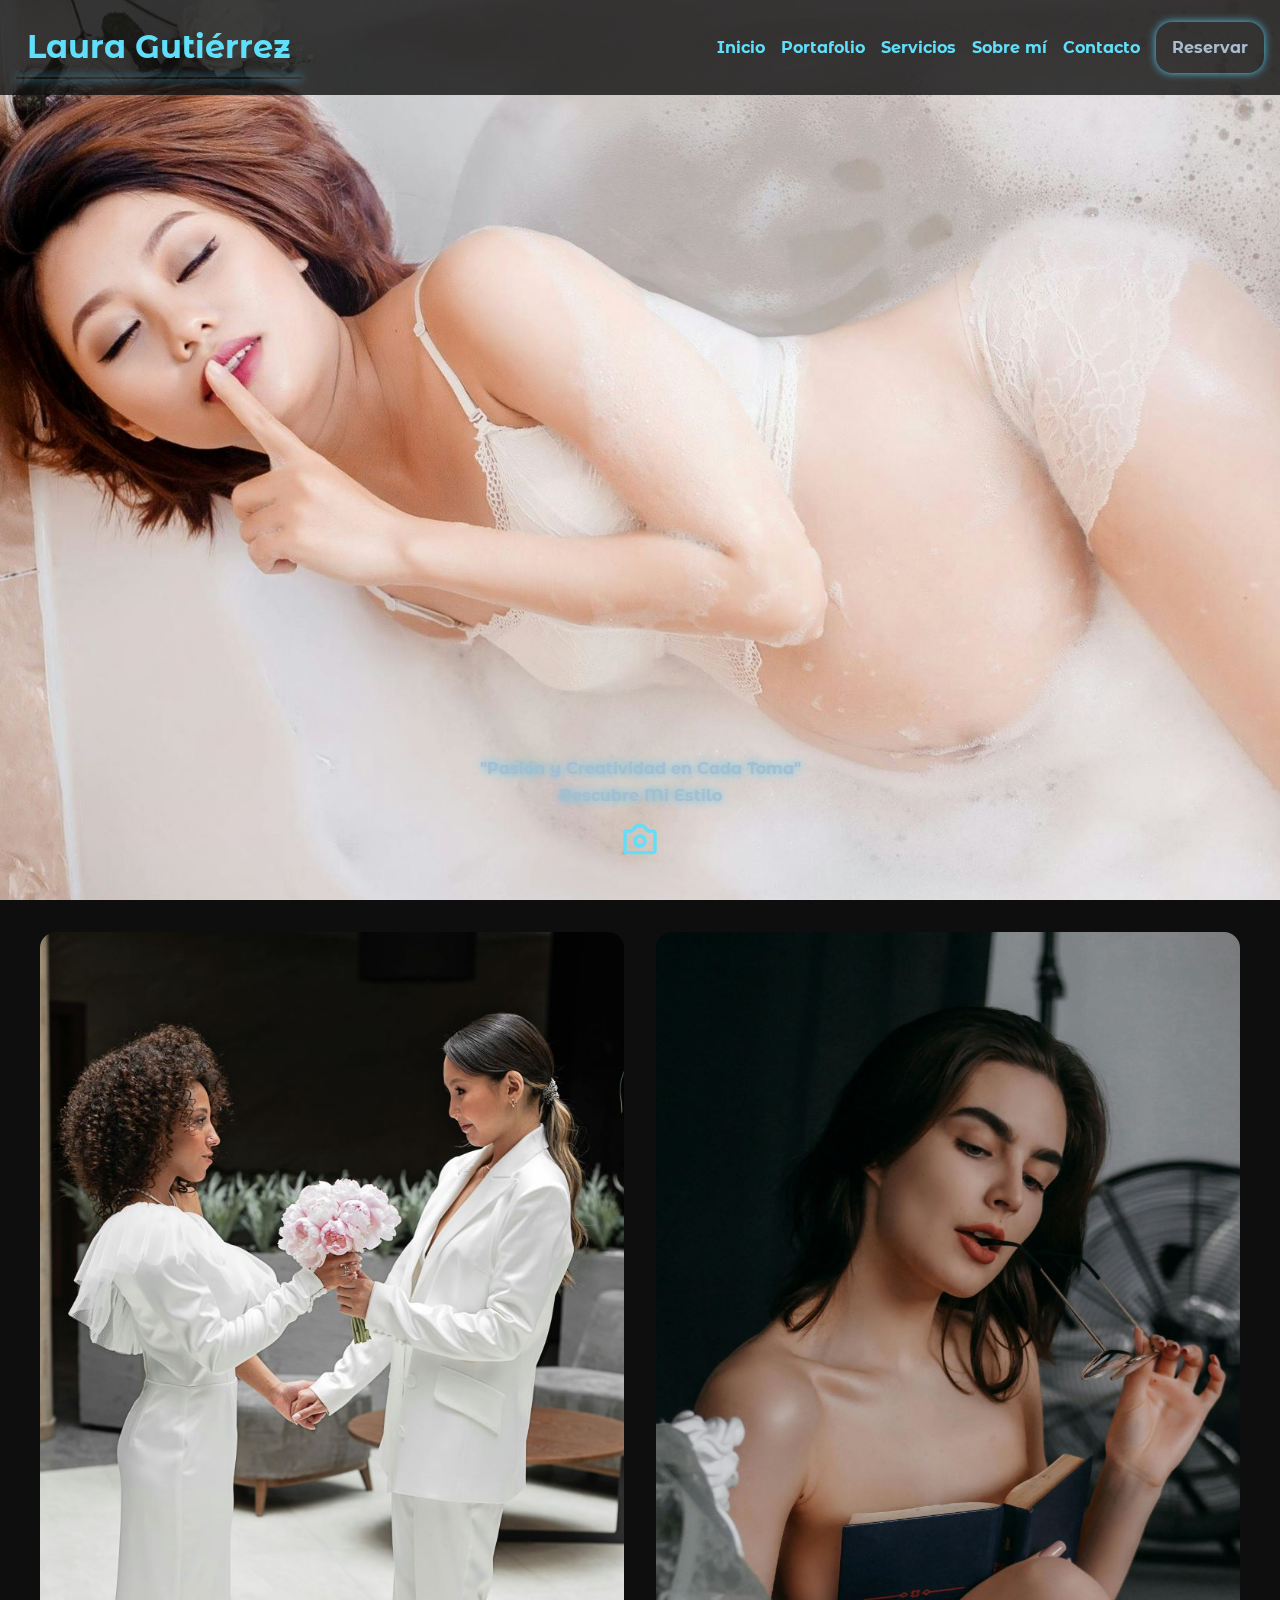
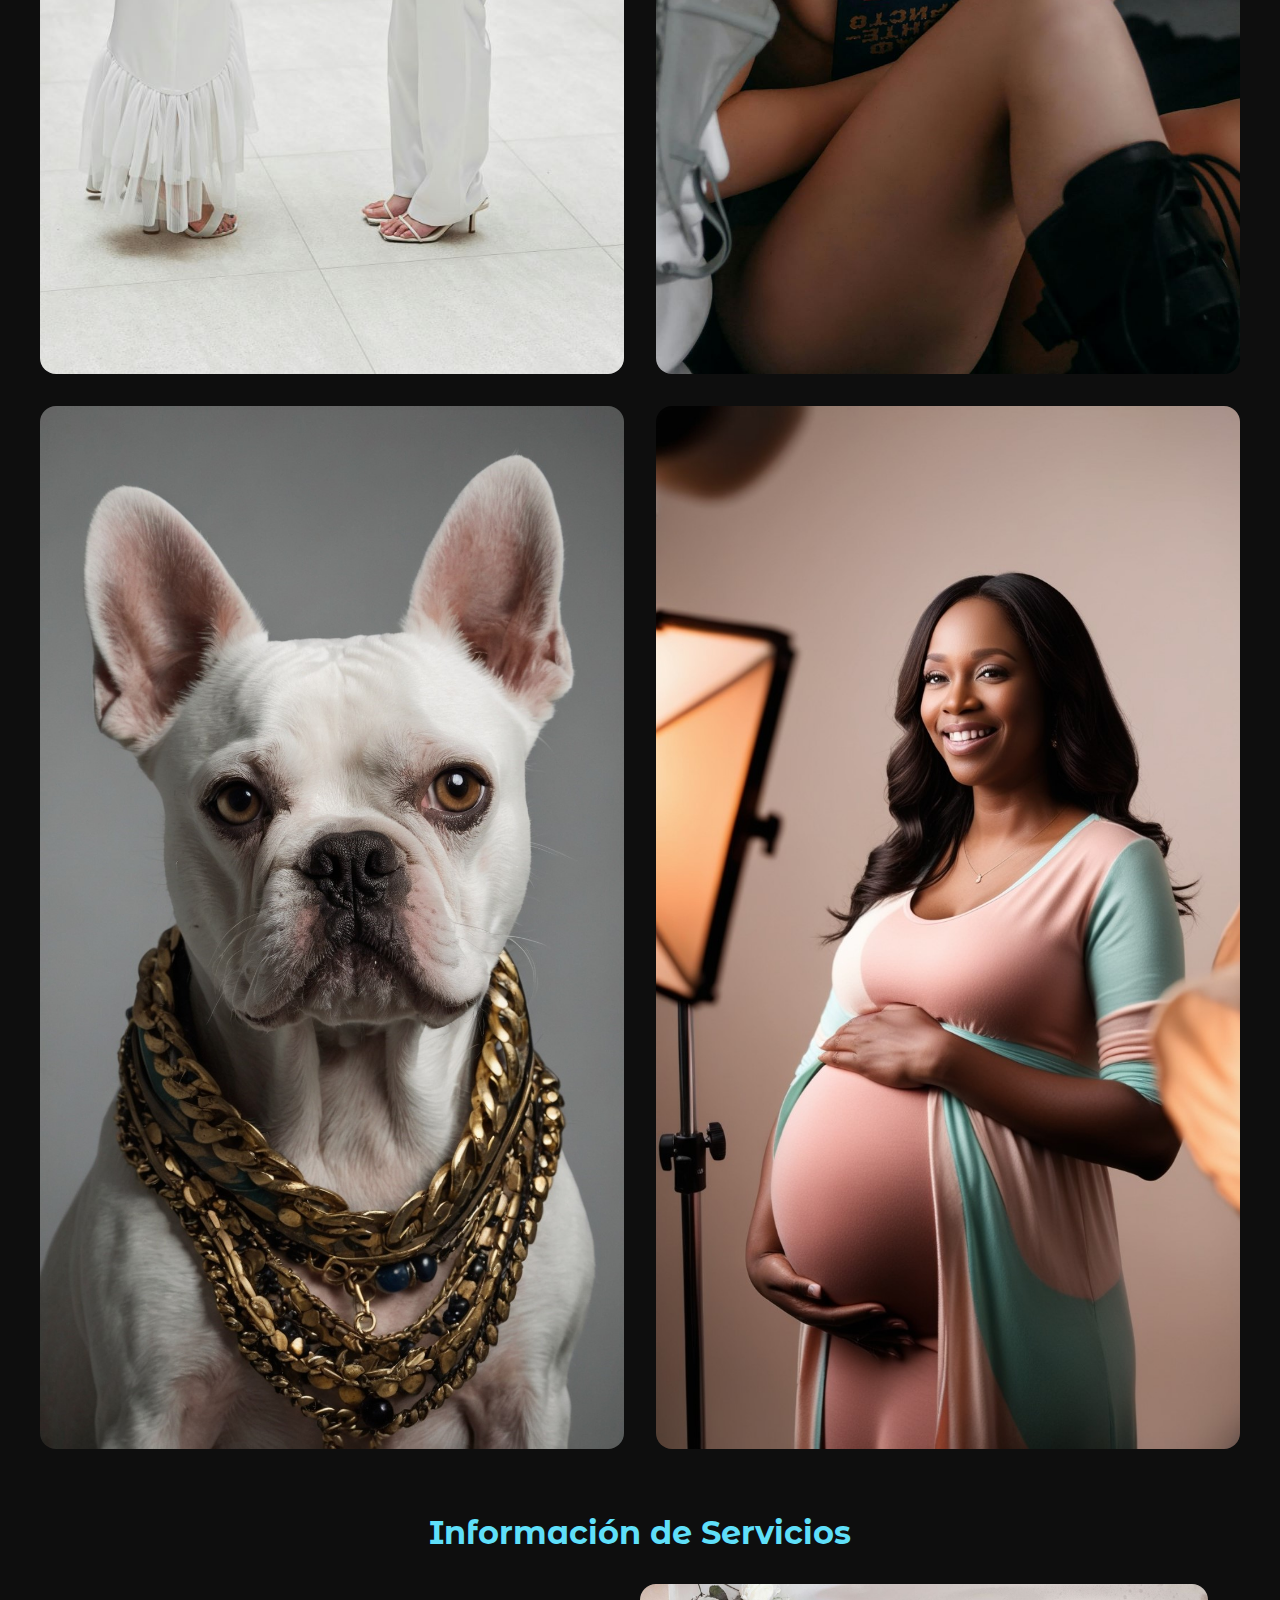
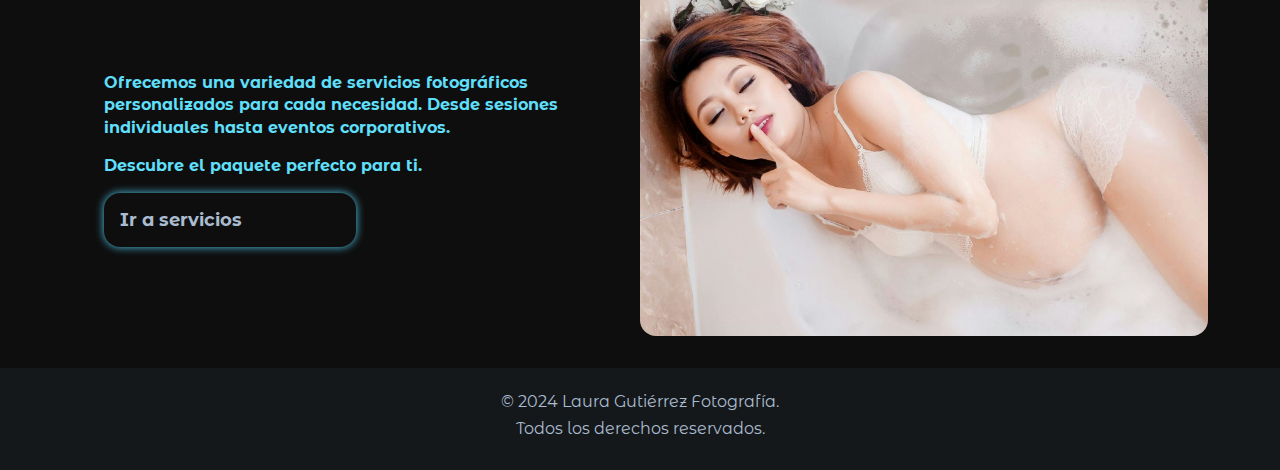
<file: index.html>
<!DOCTYPE html>
<html lang="es">

<head>
    <meta charset="UTF-8">
    <meta name="viewport" content="width=device-width, initial-scale=1.0">
    <title>Inicio - Laura Gutiérrez Fotografía</title>
    <link
        href="https://fonts.googleapis.com/css2?family=Montserrat+Alternates:ital,wght@0,100;0,200;0,300;0,400;0,500;0,600;0,700;0,800;0,900;1,100;1,200;1,300;1,400;1,500;1,600;1,700;1,800;1,900&display=swap"
        rel="stylesheet">
    <link rel="stylesheet" href="./css/header.css">
    <link rel="stylesheet" href="./index.css">
    <link rel="stylesheet" href="./css/footer.css">
    <link rel="stylesheet" href="./root.css">
</head>

<body>
    <div class="home">
        <div class="mobile-menu">
            <ul class="first-ul">
                <li>
                    <div class="logo">
                        <h1><a href="./about.html">Laura Gutiérrez</a></h1>
                        <div id="btn-close-mobile-menu"><svg xmlns="http://www.w3.org/2000/svg" width="48" height="48"
                                viewBox="0 0 24 24">
                                <path
                                    d="M4 6h2v12H4zm10.293-.707L7.586 12l6.707 6.707 1.414-1.414L11.414 13H20v-2h-8.586l4.293-4.293z">
                                </path>
                            </svg></div>
                    </div>
                </li>
                <li><a href="../index.html">Inicio</a></li>
                <li><a href="./html/portafolio.html">Portafolio</a></li>
                <li><a href="./html/services.html">Servicios</a></li>
                <li><a href="./html/about.html">Sobre mí</a></li>
                <li><a href="./html/form.html">Contacto</a></li>
            </ul>
            <ul class="last-ul">
                <li><a href=""><img src="./assets/icons/bxl-instagram-alt.svg" alt="icon instagram"></a></li>
                <li><a href=""><img src="./assets/icons/bxl-whatsapp.svg" alt="icon whatsapp"></a></li>
                <li><a href=""><img src="./assets/icons/bxs-envelope.svg" alt="icon message"></a></li>
                <li><a href=""><img src="./assets/icons/bxl-linkedin-square.svg" alt="icon linkedin"></a></li>
            </ul>
        </div>

        <div class="header-mobile">
            <div class="logo-header-mobile">
                <h1><a href="./about.html">Laura Gutiérrez</a></h1>
            </div>
            <div id="btn-open-mobile-menu"><svg xmlns="http://www.w3.org/2000/svg" width="24" height="24"
                    viewBox="0 0 24 24" fill="#aaa">
                    <path d="M4 6h16v2H4zm0 5h16v2H4zm0 5h16v2H4z" />
                </svg></div>
        </div>

        <div class="presentation">
            <img id="img-portada" loading="lazy" src="./assets/img/bg-desktop/bg-pc-3.jpg" alt="photo background">
        </div>
        <header>
            <!--Nombre-->
            <div class="logo-container">
                <h1><a href="./html/about.html">Laura Gutiérrez</a></h1>
                <p class="line-down"></p>
            </div>

            <!--Menu de navegacion-->
            <nav>
                <ul>
                    <li><a href="./index.html">Inicio</a></li>
                    <li><a href="./html/portafolio.html">Portafolio</a></li>
                    <li><a href="./html/services.html">Servicios</a></li>
                    <li><a href="./html/about.html">Sobre mí</a></li>
                    <li><a href="./html/form.html">Contacto</a></li>
                </ul>
                <a href="./html/form.html" class="cta-nav">Reservar</a>
            </nav>
        </header>

        <!--Frase de la portada-->
        <div class="content-portada">
            <p>"Pasión y Creatividad en Cada Toma"</p>
            <p>Descubre Mi Estilo</p>
            <div>
                <a href="#photo-style">
                    <svg xmlns="http://www.w3.org/2000/svg" width="24" height="24" viewBox="0 0 24 24">
                        <path
                            d="M12 8c-2.168 0-4 1.832-4 4s1.832 4 4 4 4-1.832 4-4-1.832-4-4-4zm0 6c-1.065 0-2-.935-2-2s.935-2 2-2 2 .935 2 2-.935 2-2 2z">
                        </path>
                        <path
                            d="M20 5h-2.586l-2.707-2.707A.996.996 0 0 0 14 2h-4a.996.996 0 0 0-.707.293L6.586 5H4c-1.103 0-2 .897-2 2v11c0 1.103.897 2 2 2h16c1.103 0 2-.897 2-2V7c0-1.103-.897-2-2-2zM4 18V7h3c.266 0 .52-.105.707-.293L10.414 4h3.172l2.707 2.707A.996.996 0 0 0 17 7h3l.002 11H4z">
                        </path>
                    </svg>
                </a>
            </div>
        </div>
    </div>

    <!-- seccion foto portada -->
    <main>
        <!-- Seccion de fotos de boda y boudoir -->
        <section class="container-section-photo" id="photo-style">
            <div class="photo-content">

                <div class="section-boda box-img-section">
                    <img src="./assets/img/wedding/boda-5.jpg" title="weddings" alt="weddings photos">
                    <div class="overlay">
                        <a href="./html/portafolio.html?filter=wedding">Ver fotos Bodas</a>
                    </div>
                </div>

                <div class="section-boudoir box-img-section">
                    <img src="./assets/img/boudoir/bo-6.jpg" title="boudoir" alt="boudoir photos">
                    <div class="overlay">
                        <a href="./html/portafolio.html?filter=boudoir">Ver fotos Boudoir</a>
                    </div>
                </div>
            </div>
        </section>

        <!-- Seccion de fotos de pets y pregnant -->
        <section class="container-section-photo">
            <div class="photo-content">

                <div class="section-pet box-img-section">
                    <img src="./assets/img/pet/pet-4.jpg" title="pets" alt="pets photos">
                    <div class="overlay">
                        <a href="./html/portafolio.html?filter=pets">Ver fotos Mascotas</a>
                    </div>
                </div>

                <div class="section-pregnant box-img-section">
                    <img src="./assets/img/pregnant/pre-2.jpg" title="pregnant" alt="pregnant photos">
                    <div class="overlay">
                        <a href="./html/portafolio.html?filter=pregnant">Ver fotos Prenatales</a>
                    </div>
                </div>

            </div>
        </section>
    </main>

    <!-- Seccion de servicios -->
    <section class="services-section">
        <div class="services-tittle">
            <h2>Información de Servicios</h2>
        </div>

        <div class="services-container">

            <div class="services-content">
                <div class="services-items">
                    <p>Ofrecemos una variedad de servicios fotográficos personalizados para cada necesidad. Desde
                        sesiones
                        individuales hasta eventos corporativos.</p>
                    <p>Descubre el paquete perfecto para ti.</p>
                    <a id="cta-2" href="./html/services.html">Ir a servicios</a>
                </div>
            </div>

            <div class="services-photo">
                <div class="services-box-img">

                </div>
                <div class="services-text">
                    <p class="item-p">Cada sonrisa, cada mirada, capturada para recordar el inicio de su viaje juntos.
                    </p>
                    <p class="item-p">Elegancia y sensualidad, empoderamiento y autoexpresión. Capturando tu esencia en
                        su forma más pura.</p>
                    <p class="item-p">Porque ellos también son parte de la familia, les damos un lugar protagonistas en
                        nuestras fotos.</p>
                    <p class="item-p">Un recuerdo precioso de cuando dos corazones latían juntos, uno dentro de otro.
                    </p>
                </div>
            </div>
        </div>

    </section>

    <footer>
        <div class="container-section">
            <p>&copy; 2024 Laura Gutiérrez Fotografía.</p>
            <p>Todos los derechos reservados.</p>
        </div>
    </footer>

    <script type="module" src="./js/presentation.js"></script>
    <script type="module" src="./js/services.js"></script>
    <script type="module" src="./js/menu-mobile.js"></script>
</body>

</html>
</file>
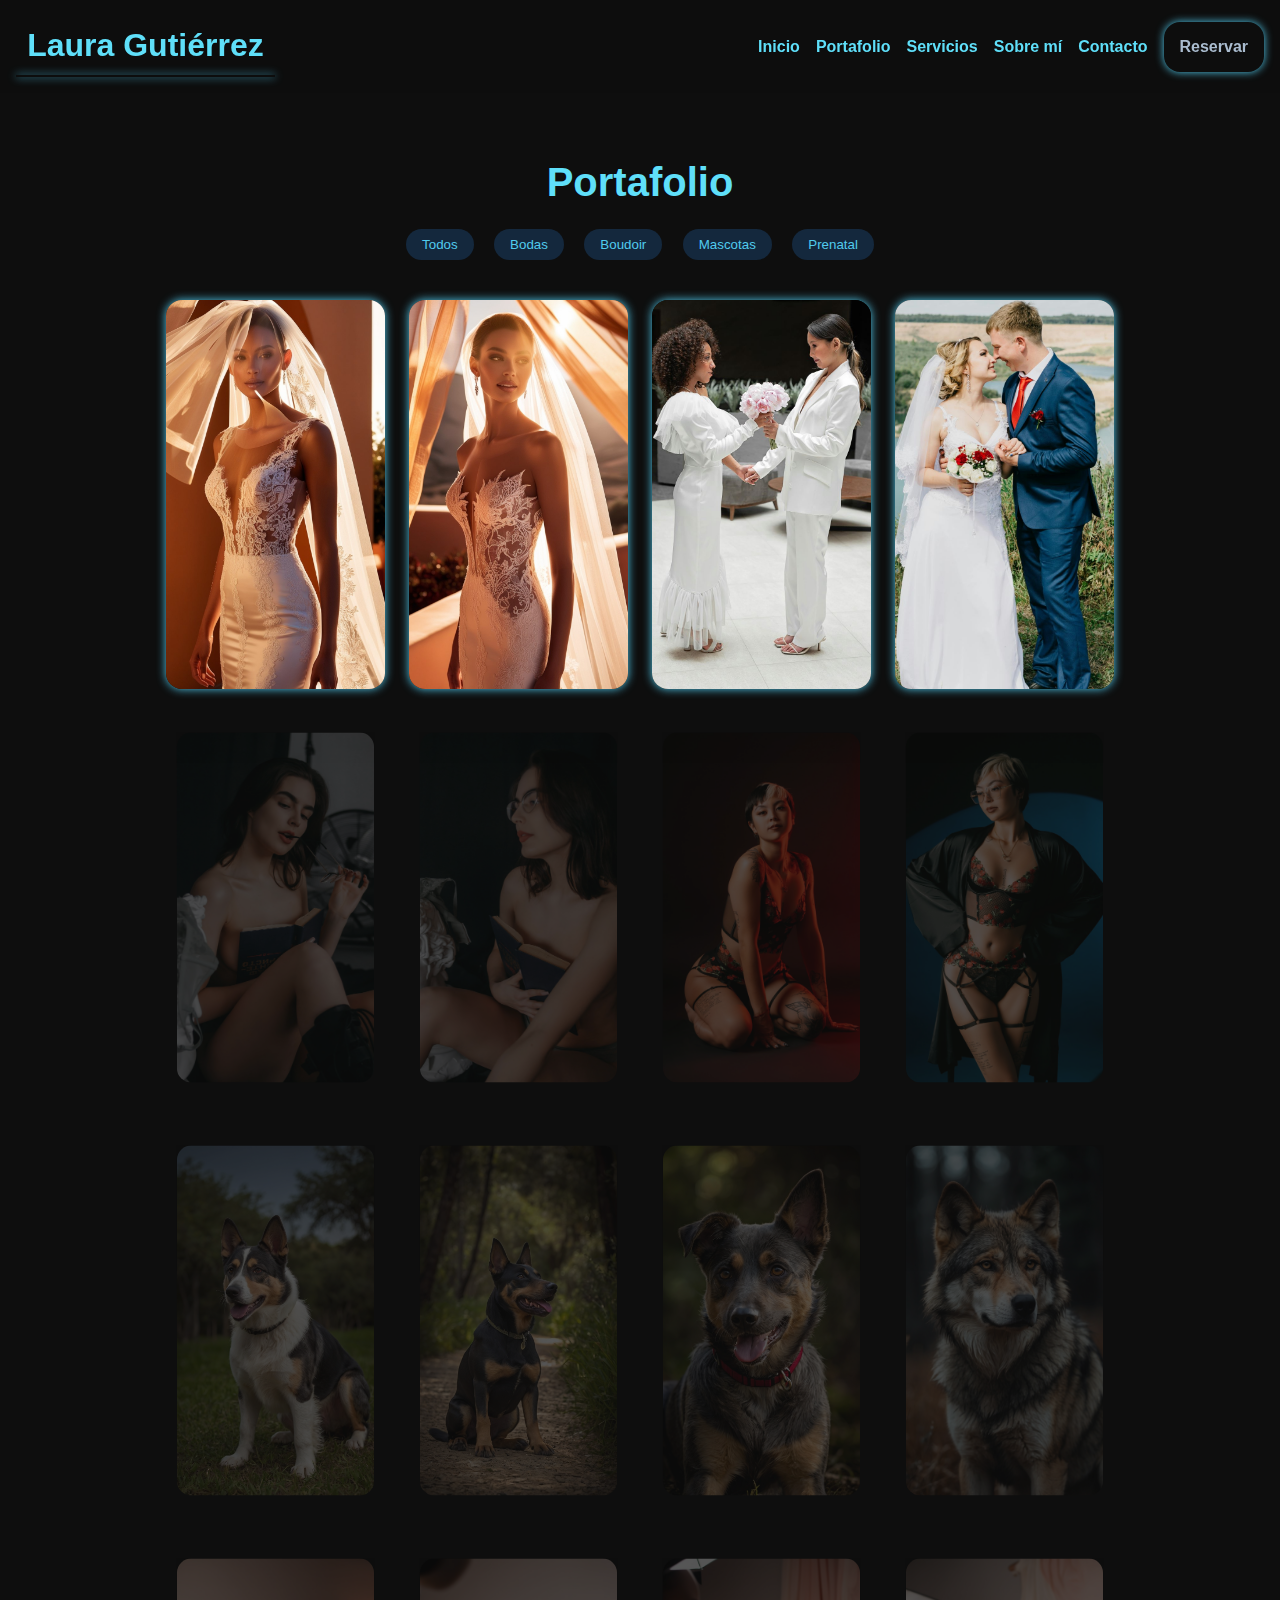
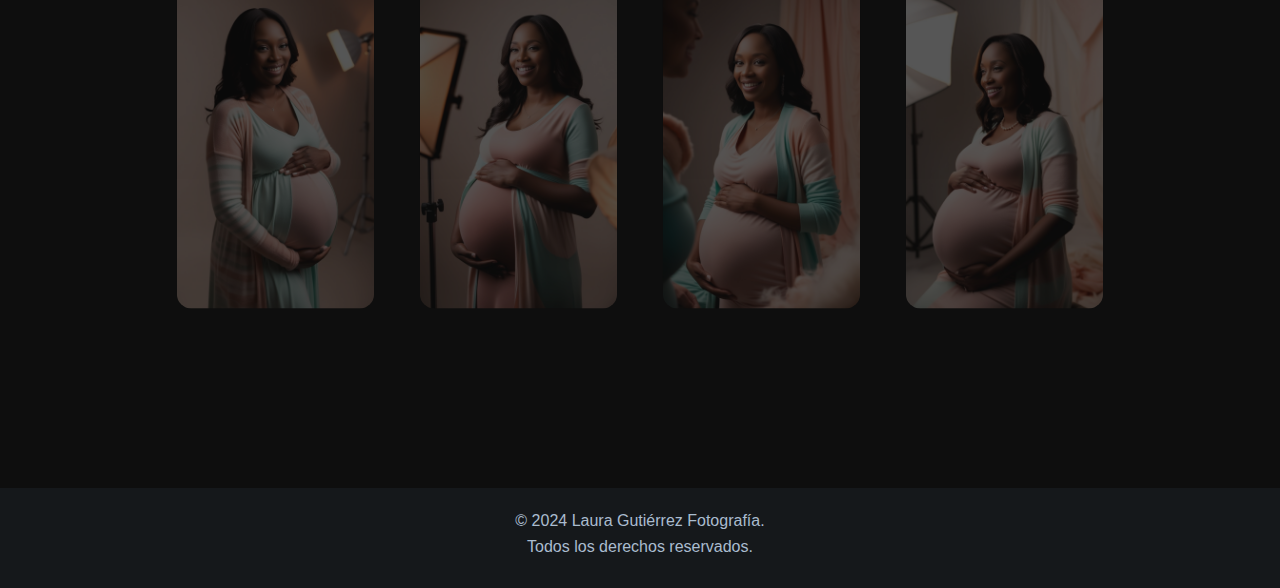
<file: html/portafolio.html>
<!DOCTYPE html>
<html lang="es">

<head>
    <meta charset="UTF-8">
    <meta name="viewport" content="width=device-width, initial-scale=1.0">
    <title>Portafolio - Laura Gutiérrez Fotografía</title>
    <link rel="stylesheet" href="../css/portafolio.css">
    <link rel="stylesheet" href="../css/header.css">
    <link rel="stylesheet" href="../css/footer.css">
    <link rel="stylesheet" href="../root.css">
</head>

<body>
    <div class="mobile-menu">
        <ul class="first-ul">
            <li>
                <div class="logo">
                    <h1><a href="./about.html">Laura Gutiérrez</a></h1>
                    <div id="btn-close-mobile-menu"><svg xmlns="http://www.w3.org/2000/svg" width="48" height="48"
                            viewBox="0 0 24 24">
                            <path
                                d="M4 6h2v12H4zm10.293-.707L7.586 12l6.707 6.707 1.414-1.414L11.414 13H20v-2h-8.586l4.293-4.293z">
                            </path>
                        </svg></div>
                </div>
            </li>
            <li><a href="../index.html">Inicio</a></li>
            <li><a href="./portafolio.html">Portafolio</a></li>
            <li><a href="./services.html">Servicios</a></li>
            <li><a href="./about.html">Sobre mí</a></li>
            <li><a href="./form.html">Contacto</a></li>
        </ul>
        <ul class="last-ul">
            <li><a href=""><img src="../assets/icons/bxl-instagram-alt.svg" alt="icon instagram"></a></li>
            <li><a href=""><img src="../assets/icons/bxl-whatsapp.svg" alt="icon whatsapp"></a></li>
            <li><a href=""><img src="../assets/icons/bxs-envelope.svg" alt="icon message"></a></li>
            <li><a href=""><img src="../assets/icons/bxl-linkedin-square.svg" alt="icon linkedin"></a></li>
        </ul>
    </div>

    <div class="header-mobile">
        <div class="logo-header-mobile">
            <h1><a href="./about.html">Laura Gutiérrez</a></h1>
        </div>
        <div id="btn-open-mobile-menu"><svg xmlns="http://www.w3.org/2000/svg" width="24" height="24" viewBox="0 0 24 24" fill="#aaa"><path d="M4 6h16v2H4zm0 5h16v2H4zm0 5h16v2H4z"/></svg></div>
    </div>

    <header>
        <!--Nombre-->
        <div class="logo-container">
            <h1><a href="./about.html">Laura Gutiérrez</a></h1>
            <p class="line-down"></p>
        </div>

        <!--Menu de navegacion-->
        <nav>
            <ul>
                <li><a href="../index.html">Inicio</a></li>
                <li><a href="./portafolio.html">Portafolio</a></li>
                <li><a href="./services.html">Servicios</a></li>
                <li><a href="./about.html">Sobre mí</a></li>
                <li><a href="./form.html">Contacto</a></li>
            </ul>
            <a href="./form.html" class="cta-nav">Reservar</a>
        </nav>
    </header>

    <section class="portfolio">
        <div class="container-section">
            <h1>Portafolio</h1>
            <div class="portfolio-categories">
                <button class="all">Todos</button>
                <button class="wedding">Bodas</button>
                <button class="boudoir">Boudoir</button>
                <button class="pets">Mascotas</button>
                <button class="pregnant">Prenatal</button>
            </div>
            <div class="portfolio-gallery">

                <div data-filter="wedding all" class="photo wedding"><img
                        src="../assets/img/wedding/boda-3.jpg" alt="photo wedding"></div>
                <div data-filter="wedding all" class="photo wedding"><img
                        src="../assets/img/wedding/boda-4.jpg" alt="photo wedding"></div>
                <div data-filter="wedding all" class="photo wedding"><img
                        src="../assets/img/wedding/boda-5.jpg" alt="photo wedding"></div>
                <div data-filter="wedding all" class="photo wedding"><img
                        src="../assets/img/wedding/boda-6.jpg" alt="photo wedding"></div>

                <div data-filter="boudoir all" class="photo boudoir"><img
                        src="../assets/img/boudoir/bo-6.jpg" alt="photo boudoir"></div>
                <div data-filter="boudoir all" class="photo boudoir"><img
                        src="../assets/img/boudoir/bo-7.jpg" alt="photo boudoir"></div>
                <div data-filter="boudoir all" class="photo boudoir"><img
                        src="../assets/img/boudoir/bo-8.jpg" alt="photo boudoir"></div>
                <div data-filter="boudoir all" class="photo boudoir"><img
                        src="../assets/img/boudoir/bo-9.jpg" alt="photo boudoir"></div>

                <div data-filter="pets all" class="photo pets"><img
                        src="../assets/img/pet/pet-1.jpg" alt="photo pets"></div>
                <div data-filter="pets all" class="photo pets"><img
                        src="../assets/img/pet/pet-2.jpg" alt="photo pets"></div>
                <div data-filter="pets all" class="photo pets"><img
                        src="../assets/img/pet/pet-3.jpg" alt="photo pets"></div>
                <div data-filter="pets all" class="photo pets"><img
                        src="../assets/img/pet/pet-5.jpg" alt="photo pets"></div>

                <div data-filter="pregnant all" class="photo pregnant"><img
                        src="../assets/img/pregnant/pre-1.jpg" alt="photo pregnant"></div>
                <div data-filter="pregnant all" class="photo pregnant"><img
                        src="../assets/img/pregnant/pre-2.jpg" alt="photo pregnant"></div>
                <div data-filter="pregnant all" class="photo pregnant"><img
                        src="../assets/img/pregnant/pre-3.jpg" alt="photo pregnant"></div>
                <div data-filter="pregnant all" class="photo pregnant"><img
                        src="../assets/img/pregnant/pre-4.jpg" alt="photo pregnant"></div>
                <!-- Más imágenes aquí -->
            </div>
        </div>
    </section>
    <footer>
        <div class="container-section">
            <p>&copy; 2024 Laura Gutiérrez Fotografía.</p>
            <p>Todos los derechos reservados.</p>
        </div>
    </footer>

    <script type="module" src="../js/filterPhoto.js"></script>
    <script type="module" src="../js/menu-mobile.js"></script>
</body>

</html>
</file>
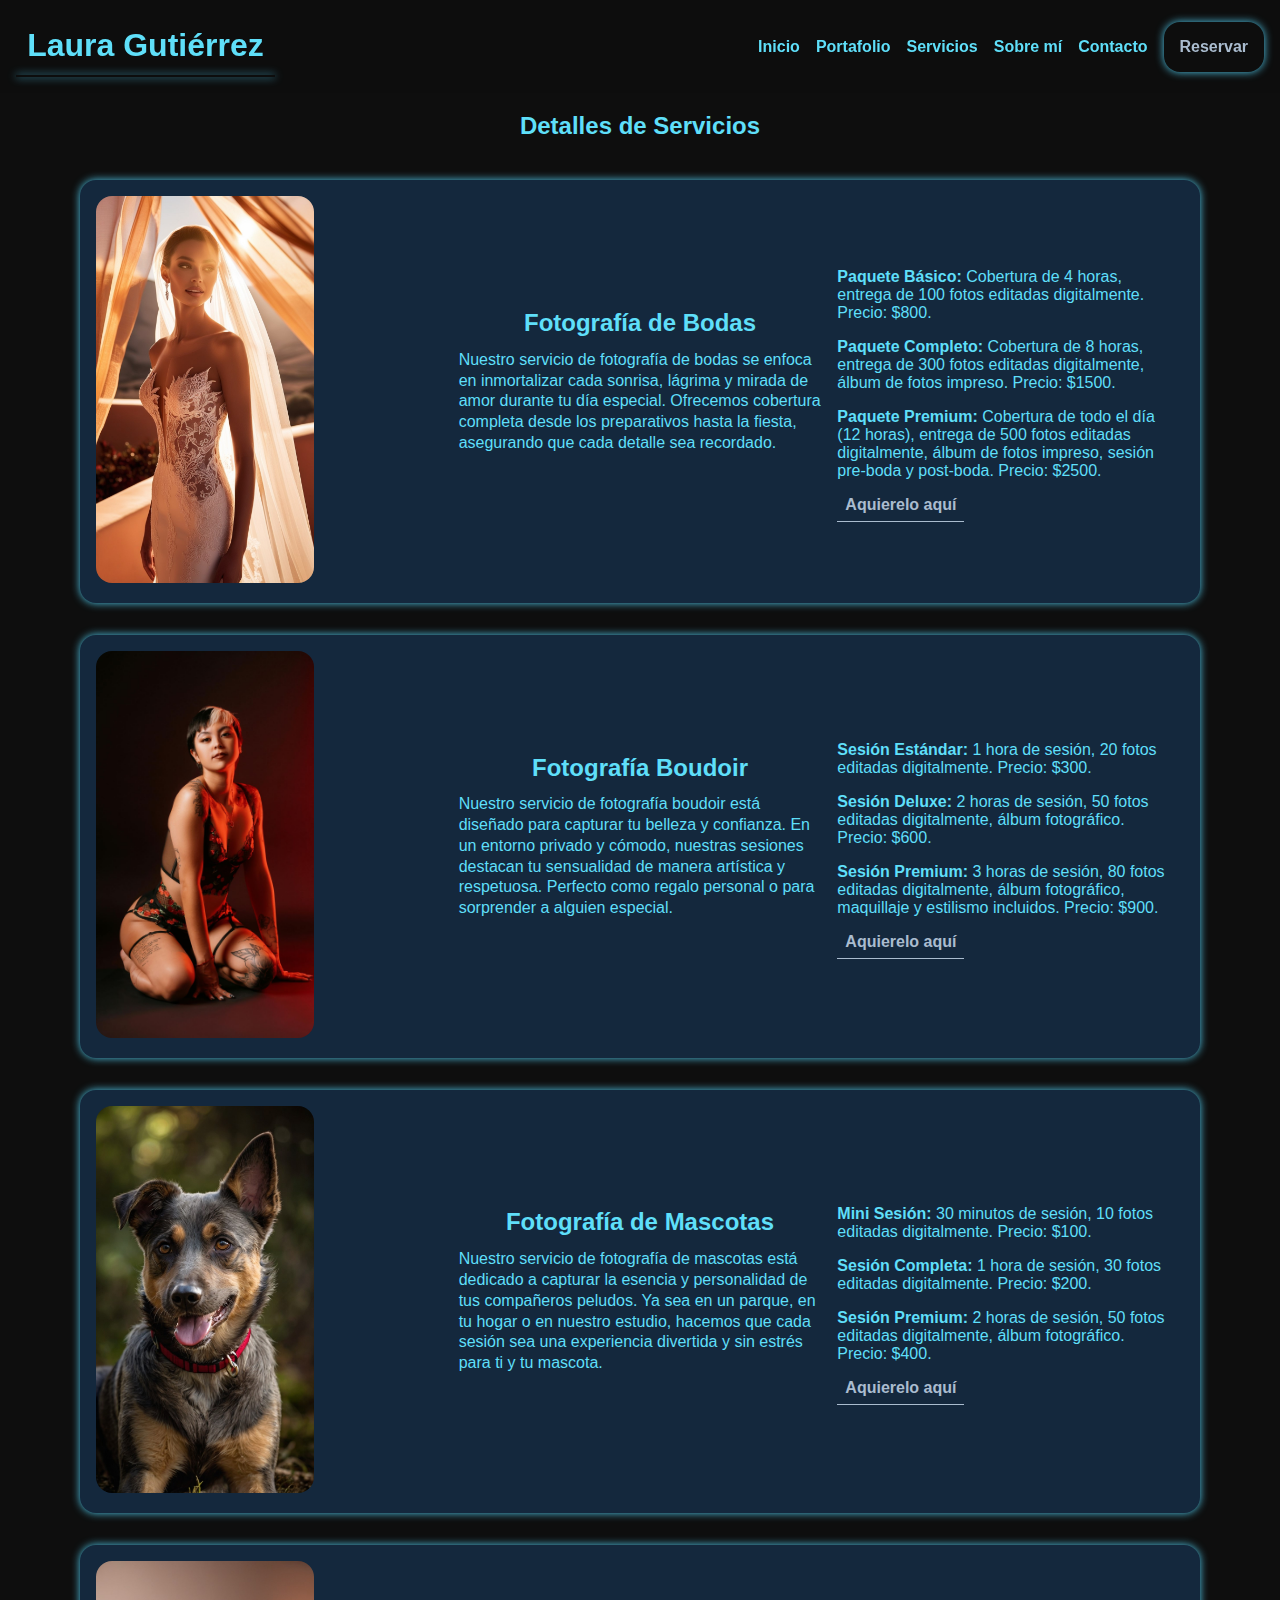
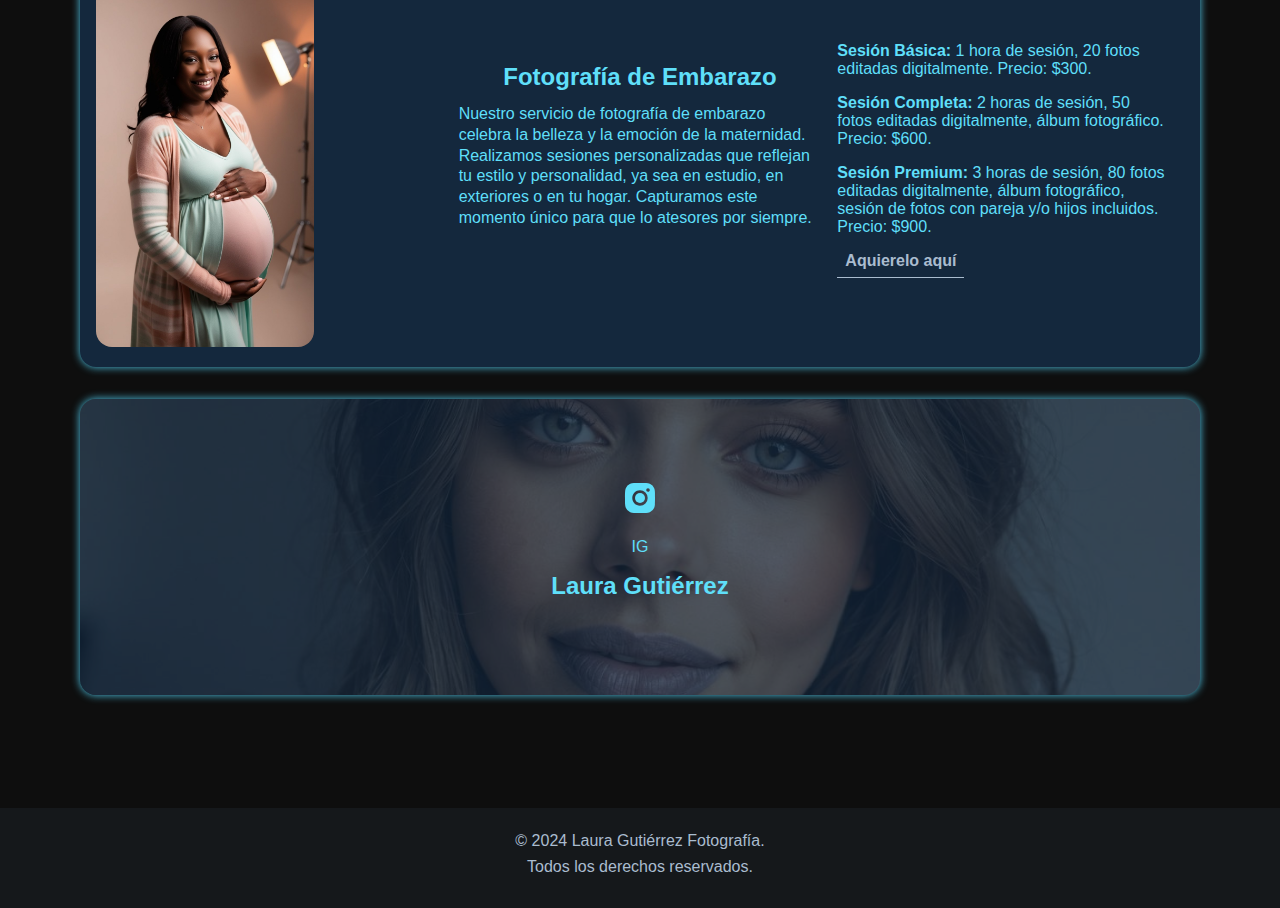
<file: html/services.html>
<!DOCTYPE html>
<html lang="es">

<head>
    <meta charset="UTF-8">
    <meta name="viewport" content="width=device-width, initial-scale=1.0">
    <title>Servicios - Laura Gutiérrez Fotografía</title>
    <!--<link rel="stylesheet" href="../css/services.css">-->
    <link rel="stylesheet" href="../css/header.css">
    <link rel="stylesheet" href="../css/footer.css">
    <link rel="stylesheet" href="../root.css">
    <link rel="stylesheet" href="../css/servicios.css">
</head>

<body>
    <div class="mobile-menu">
        <ul class="first-ul">
            <li>
                <div class="logo">
                    <h1><a href="./about.html">Laura Gutiérrez</a></h1>
                    <div id="btn-close-mobile-menu"><svg xmlns="http://www.w3.org/2000/svg" width="48" height="48"
                            viewBox="0 0 24 24">
                            <path
                                d="M4 6h2v12H4zm10.293-.707L7.586 12l6.707 6.707 1.414-1.414L11.414 13H20v-2h-8.586l4.293-4.293z">
                            </path>
                        </svg></div>
                </div>
            </li>
            <li><a href="../index.html">Inicio</a></li>
            <li><a href="./portafolio.html">Portafolio</a></li>
            <li><a href="./services.html">Servicios</a></li>
            <li><a href="./about.html">Sobre mí</a></li>
            <li><a href="./form.html">Contacto</a></li>
        </ul>
        <ul class="last-ul">
            <li><a href=""><img src="../assets/icons/bxl-instagram-alt.svg" alt="icon instagram"></a></li>
            <li><a href=""><img src="../assets/icons/bxl-whatsapp.svg" alt="icon whatsapp"></a></li>
            <li><a href=""><img src="../assets/icons/bxs-envelope.svg" alt="icon message"></a></li>
            <li><a href=""><img src="../assets/icons/bxl-linkedin-square.svg" alt="icon linkedin"></a></li>
        </ul>
    </div>

    <div class="header-mobile">
        <!--Nombre-->
        <div class="logo-header-mobile">
            <h1><a href="./about.html">Laura Gutiérrez</a></h1>
        </div>
        <div id="btn-open-mobile-menu"><svg xmlns="http://www.w3.org/2000/svg" width="24" height="24" viewBox="0 0 24 24" fill="#aaa"><path d="M4 6h16v2H4zm0 5h16v2H4zm0 5h16v2H4z"/></svg></div>
    </div>
    <header>
        <!--Nombre-->
        <div class="logo-container">
            <h1><a href="./about.html">Laura Gutiérrez</a></h1>
            <p class="line-down"></p>
        </div>

        <!--Menu de navegacion-->
        <nav>
            <ul>
                <li><a href="../index.html">Inicio</a></li>
                <li><a href="./portafolio.html">Portafolio</a></li>
                <li><a href="./services.html">Servicios</a></li>
                <li><a href="./about.html">Sobre mí</a></li>
                <li><a href="./form.html">Contacto</a></li>
            </ul>
            <a href="./form.html" class="cta-nav">Reservar</a>
        </nav>
    </header>

    <main>
        <div class="title">
            <h2>Detalles de Servicios</h2>
        </div>

        <div class="content">
            <!-- card-1 -->
            <section class="card">

                <div class="box-img">
                    <img src="../assets/img/wedding/boda-4.jpg" alt="Fotografía de Bodas">
                </div>

                <div id="wedding-details" class="service-details">
                    <h2>Fotografía de Bodas</h2>
                    <p>Nuestro servicio de fotografía de bodas se enfoca en inmortalizar cada sonrisa, lágrima y
                        mirada
                        de amor durante tu día especial. Ofrecemos cobertura completa desde los preparativos
                        hasta la
                        fiesta, asegurando que cada detalle sea recordado.</p>

                </div>
                <ul class="price-pack">
                    <li><strong>Paquete Básico:</strong> Cobertura de 4 horas, entrega de 100 fotos editadas
                        digitalmente. Precio: $800.</li>
                    <li><strong>Paquete Completo:</strong> Cobertura de 8 horas, entrega de 300 fotos
                        editadas
                        digitalmente, álbum de fotos impreso. Precio: $1500.</li>
                    <li><strong>Paquete Premium:</strong> Cobertura de todo el día (12 horas), entrega de
                        500 fotos
                        editadas digitalmente, álbum de fotos impreso, sesión pre-boda y post-boda. Precio:
                        $2500.
                    </li>
                    <li><a href="../html/form.html" id="cta">Aquierelo aquí</a></li>
                </ul>
            </section>
            <!-- card-2 -->
            <section class="card">
                <div class="box-img">
                    <img src="../assets/img/boudoir/bo-8.jpg"
                        alt="Fotografía Boudoir">
                </div>
                <div id="boudoir-details" class="service-details">
                    <h2>Fotografía Boudoir</h2>
                    <p>Nuestro servicio de fotografía boudoir está diseñado para capturar tu belleza y
                        confianza. En un
                        entorno privado y cómodo, nuestras sesiones destacan tu sensualidad de manera artística
                        y
                        respetuosa. Perfecto como regalo personal o para sorprender a alguien especial.</p>
                </div>
                <ul class="price-pack">
                    <li><strong>Sesión Estándar:</strong> 1 hora de sesión, 20 fotos editadas digitalmente.
                        Precio:
                        $300.</li>
                    <li><strong>Sesión Deluxe:</strong> 2 horas de sesión, 50 fotos editadas digitalmente,
                        álbum
                        fotográfico. Precio: $600.</li>
                    <li><strong>Sesión Premium:</strong> 3 horas de sesión, 80 fotos editadas digitalmente,
                        álbum
                        fotográfico, maquillaje y estilismo incluidos. Precio: $900.</li>
                    <li><a href="../html/form.html" id="cta">Aquierelo aquí</a></li>
                </ul>
            </section>
            <!-- card-3 -->
            <section class="card">
                <div class="box-img">
                    <img src="../assets/img/pet/pet-3.jpg" alt="Fotografía de Mascotas">
                </div>

                <div id="pet-details" class="service-details">
                    <h2>Fotografía de Mascotas</h2>
                    <p>Nuestro servicio de fotografía de mascotas está dedicado a capturar la esencia y
                        personalidad de
                        tus compañeros peludos. Ya sea en un parque, en tu hogar o en nuestro estudio, hacemos
                        que cada
                        sesión sea una experiencia divertida y sin estrés para ti y tu mascota.</p>
                </div>
                <ul class="price-pack">
                    <li><strong>Mini Sesión:</strong> 30 minutos de sesión, 10 fotos editadas digitalmente.
                        Precio:
                        $100.</li>
                    <li><strong>Sesión Completa:</strong> 1 hora de sesión, 30 fotos editadas digitalmente.
                        Precio:
                        $200.</li>
                    <li><strong>Sesión Premium:</strong> 2 horas de sesión, 50 fotos editadas digitalmente,
                        álbum
                        fotográfico. Precio: $400.</li>
                    <li><a href="../html/form.html" id="cta">Aquierelo aquí</a></li>
                </ul>
            </section>
            <!-- card-4 -->
            <section class="card">
                <div class="box-img">
                    <img src="../assets/img/pregnant/pre-1.jpg"
                        alt="Fotografía de Embarazo">
                </div>

                <div id="pregnant-details" class="service-details">
                    <h2>Fotografía de Embarazo</h2>
                    <p>Nuestro servicio de fotografía de embarazo celebra la belleza y la emoción de la
                        maternidad.
                        Realizamos sesiones personalizadas que reflejan tu estilo y personalidad, ya sea en
                        estudio, en
                        exteriores o en tu hogar. Capturamos este momento único para que lo atesores por
                        siempre.</p>
                </div>
                <ul class="price-pack">
                    <li><strong>Sesión Básica:</strong> 1 hora de sesión, 20 fotos editadas digitalmente.
                        Precio:
                        $300.</li>
                    <li><strong>Sesión Completa:</strong> 2 horas de sesión, 50 fotos editadas digitalmente,
                        álbum
                        fotográfico. Precio: $600.</li>
                    <li><strong>Sesión Premium:</strong> 3 horas de sesión, 80 fotos editadas digitalmente,
                        álbum
                        fotográfico, sesión de fotos con pareja y/o hijos incluidos. Precio: $900.</li>
                    <li><a href="../html/form.html" id="cta">Aquierelo aquí</a></li>
                </ul>
            </section>
            <!-- card-5 -->
            <section class="present-ig">
                <ul>
                    <li><a href=""><svg xmlns="http://www.w3.org/2000/svg" width="24" height="24" viewBox="0 0 24 24">
                                <path
                                    d="M20.947 8.305a6.53 6.53 0 0 0-.419-2.216 4.61 4.61 0 0 0-2.633-2.633 6.606 6.606 0 0 0-2.186-.42c-.962-.043-1.267-.055-3.709-.055s-2.755 0-3.71.055a6.606 6.606 0 0 0-2.185.42 4.607 4.607 0 0 0-2.633 2.633 6.554 6.554 0 0 0-.419 2.185c-.043.963-.056 1.268-.056 3.71s0 2.754.056 3.71c.015.748.156 1.486.419 2.187a4.61 4.61 0 0 0 2.634 2.632 6.584 6.584 0 0 0 2.185.45c.963.043 1.268.056 3.71.056s2.755 0 3.71-.056a6.59 6.59 0 0 0 2.186-.419 4.615 4.615 0 0 0 2.633-2.633c.263-.7.404-1.438.419-2.187.043-.962.056-1.267.056-3.71-.002-2.442-.002-2.752-.058-3.709zm-8.953 8.297c-2.554 0-4.623-2.069-4.623-4.623s2.069-4.623 4.623-4.623a4.623 4.623 0 0 1 0 9.246zm4.807-8.339a1.077 1.077 0 0 1-1.078-1.078 1.077 1.077 0 1 1 2.155 0c0 .596-.482 1.078-1.077 1.078z" />
                                <circle cx="11.994" cy="11.979" r="3.003" />
                            </svg></a></li>
                    <li>IG</li>
                    <li>
                        <h2>Laura Gutiérrez</h2>
                    </li>
                </ul>
                <img src="../assets/img/bg-mobile/profile-2.jpg" alt="">
            </section>
        </div>
    </main>
    <footer>
        <div class="container-section">
            <p>&copy; 2024 Laura Gutiérrez Fotografía.</p>
            <p>Todos los derechos reservados.</p>
        </div>
    </footer>
    <script type="module" src="../js/menu-mobile.js"></script>
</body>

</html>
</file>
<file: css/header.css>
header {
    display: flex;
    align-items: center;
    justify-content: space-between;
    padding: 1rem;
    width: 100%;
    position: fixed;
    top: 0;
    background-color: var(--background-header);
    z-index: 1000;

    .logo-container {
        display: flex;
        flex-direction: column;
        align-items: center;
        justify-content: center;

        h1 {
            color: var(--accent-1);
            padding: .7rem;
        }

        .line-down {
            height: 2px;
            width: 100%;
            box-shadow: var(--shadow);
        }

        h1,
        a {
            cursor: pointer;
        }
    }

    nav {
        display: flex;
        align-items: center;
        justify-content: center;

        ul {
            display: flex;
            gap: 1rem;
            margin-right: 1rem;

            li a {
                color: var(--accent-1);
                cursor: pointer;
                font-weight: bold;
            }

            li a:hover {
                text-shadow: var(--shadow);
            }
        }

        .cta-nav {
            background-color: transparent;
            box-shadow: var(--shadow);
            color: var(--accent-3);
            padding: 1rem;
            font-weight: bold;
            border-radius: var(--border-radius);
            cursor: pointer;
        }

        .cta-nav:hover {
            background-color: var(--accent-1);
            color: var(--accent-2);
        }
    }
}

/* Menu Mobile */
.header-mobile {
    display: none;
    justify-content: space-around;
    align-items: center;
    padding: 1rem .5rem;
    width: 100%;
    position: fixed;
    top: 0;
    background-color: var(--background-header);
    z-index: 900;
    transition: all 0.3s ease;

    .logo-header-mobile {

        h1 a {
            color: var(--accent-1);
            font-family: var(--title-gobal);
        }
    }

    div svg {
        fill: var(--accent-3);
        width: 2.5rem;
        height: 2.5rem;
    }
}

.mobile-menu {
    display: grid;
    grid-template-rows: 1fr 1fr;
    height: 100dvh;
    width: 80%;
    padding: 1rem 3rem 0 0.8rem;
    border-radius: 0 var(--border-radius) var(--border-radius) 0;
    transform: translateX(-110%);
    transition: all 0.3s ease;
    position: fixed;
    top: 0;
    left: 0;
    background-color: var(--background-header);
    z-index: 1000;
    box-shadow: var(--shadow);

    & .first-ul {
        display: flex;
        flex-direction: column;
        justify-content: space-around;
        border-bottom: 1px solid var(--accent-1);

        li {
            margin-bottom: 1.5rem;

            .logo {
                display: flex;
                justify-content: space-between;

                & :first-child {
                    fill: var(--accent-3);
                }
            }

            a {
                text-decoration: none;
                color: var(--accent-1);
                font-weight: bold;
            }
        }
    }

    & .last-ul {
        display: flex;
        justify-content: space-around;

        li {
            margin-top: 3rem;

            a {
                img {
                    width: 2.5rem;
                }
            }
        }
    }
}

.toggle {
    transform: translateX(-110%);
}

.toggle {
    transform: translateX(0);
}

@media (max-width: 768px) {
    header {
        display: none;
    }

    .header-mobile {
        display: flex;
    }
}
</file>
<file: index.css>
body {

    display: grid;
    grid-template-areas:
        'home home'
        'main main'
        'services services'
        'footer footer'
    ;
    grid-template-columns: 50% 50%;
    grid-template-rows: auto auto auto 5rem;
}

.home {
    grid-area: home;
    height: 100dvh;
    position: relative;
    display: flex;
    justify-content: center;
    align-items: center;
    
    .presentation {
        position: absolute;
        top: 0;
        left: 0;
        transition: all 2s ease;
    
        & #img-portada {
            height: 100dvh;
            width: 100%;
            object-fit: cover;
        }
    }
    
    /* Contenido de la portada */
    .content-portada {
        position: absolute;
        bottom: 3%;
        width: 28.5rem;
        padding: .5rem;
        display: flex;
        justify-content: center;
        flex-direction: column;
        align-items: center;
        color: var(--accent-3);
        z-index: 100;
        font-weight: bolder;
        font-size: 1rem;
        text-shadow: var(--shadow);

        p:nth-child(2) { margin-top: .5rem; }
    
        div {
            margin-top: 1rem;
            
            a svg {
                width: 2.5rem;
                height: 2.5rem;
                fill: var(--accent-1);
                animation: bounce 2s infinite;
                cursor: pointer;
            }
        }
    }
}


@keyframes bounce {

    0%,
    20%,
    50%,
    80%,
    100% {
        transform: translateY(0);
    }

    40% {
        transform: translateY(-10px);
    }

    60% {
        transform: translateY(-5px);
    }
}


/* Seccion principal del la pagina */
main {
    grid-area: main;

    display: flex;
    flex-direction: column;
    justify-content: center;
    align-items: center;
    padding: 2rem;
    gap: 2rem;
}

.container-section-photo {
    display: flex;
    flex-direction: row;
    flex-wrap: wrap;
    justify-content: space-between;
    align-content: center;
}

.photo-content {
    display: flex;
    gap: 2rem;
    max-width: 75rem;
    width: 100%;
}

.box-img-section {
    flex: 1;
    position: relative;
    overflow: hidden;
    border-radius: var(--border-radius);
}

.box-img-section img {
    width: 100%;
    height: 100%;
    object-fit: cover;
    transition: transform 0.5s ease;
}

.box-img-section .overlay {
    position: absolute;
    top: 0;
    left: 0;
    width: 100%;
    height: 100%;
    background: rgba(20, 40, 61, 0.38);
    color: var(--accent-3);
    text-shadow: var(--shadow);
    font-weight: bold;
    font-size: 2rem;
    display: flex;
    justify-content: center;
    align-items: center;
    opacity: 0;
    transition: opacity 0.5s ease;

    a { cursor: pointer; }
}

.box-img-section:hover img { transform: scale(1.05); }

.box-img-section:hover .overlay { opacity: 1; }

@media (max-width: 768px) {
    .box-img-section {
        .overlay {
            opacity: 1;
            align-items: flex-end;

            a {
                margin-bottom: 5rem;
                font-size: 1.3rem;
            }
        }
    }
}

/* Estilos de la sección de servicios */
.services-section {
    grid-area: services;
    display: flex;
    flex-direction: column;
    padding: 2rem;
    margin: 0 auto;
    width: 100%;
    max-width: 75rem;
    color: var(--accent-1);

    .services-tittle {
        /* height: 6rem; */
        width: 100%;
        display: flex;
        flex-direction: column;
        justify-content: center;
        align-items: center;
        margin-bottom: 2rem;

        h2 {
            font-size: 2rem;
        }
        
    }

    .services-container {
        display: grid;
        grid-template-columns: 1fr 1fr;
        grid-template-rows: 1fr;
        align-items: center;
        justify-items: center;

        .services-content {
            color: var(--accent-1);
            display: flex;
            flex-direction: column;

            .services-items {
                display: flex;
                flex-direction: column;
                justify-content: center;
                padding: 2rem;

                p {
                    font-weight: bold;
                    line-height: 1.4rem;
                    margin-bottom: 1rem;
                }
                #cta-2 {
                    padding: 1rem;
                    border-radius: var(--border-radius);
                    box-shadow: var(--shadow);
                    background-color: transparent;
                    color: var(--accent-3);
                    font-weight: bold;
                    font-size: large;
                    width: 50%;
                    transition: all .5s;
                    cursor: pointer;
                }
                #cta-2:hover {
                    background-color: var(--accent-1);
                    color: var(--accent-2);
                }
            }
        }

        .services-photo {
            width: 100%;
            height: 22rem;
            display: flex;
            justify-content: center;
            align-items: center;
            position: relative;

            .services-box-img {
                width: 100%;
                height: 100%;
                border-radius: var(--border-radius);
                position: absolute;
                background-image: url(./assets/img/bg-desktop/bg-pc-2.jpg);
                background-position: center;
                background-repeat: no-repeat;
                background-size: cover;
            }
        }

        .services-text {
            display: flex;
            flex-direction: column;
            align-items: center;
            justify-content: center;
            position: absolute;
            width: 100%;
            height: 100%;
            border-radius: var(--border-radius);
            overflow: hidden;

            p {
                position: absolute;
                height: 100%;
                width: 100%;
                font-size: 1.5rem;
                font-weight: bold;
                padding: 1rem;
                color: var(--accent-1);
                background: rgba(20, 40, 61, 0.7);
                opacity: 0;
                transition: opacity 0.5s;
                display: flex;
                align-items: center;
                justify-content: center;
            }
        }
    }
}



footer {
    grid-area: footer;
}
</file>
<file: css/footer.css>
/* Estilos del footer */
footer {

    .container-section {
        padding: 1.5rem;
        width: 100%;
        height: auto;
        background: var(--footer-background);
        text-align: center;
        color: var(--accent-3);

        p{
            margin-bottom: .5rem;
        }
    }
}
</file>
<file: root.css>
/* Root */
:root {
    /* --background-color: #333; */
    --background-color: #0e0e0e;
    --background-header: rgba(14, 14, 14, .8);
    --letterColor: rgba(81, 203, 238, 1);
    --accent-1: #5fdff9;
    --accent-2: rgb(20 40 61);
    --accent-3: rgb(170 188 207);
    --shadow: 0 0 8px rgba(81, 203, 238, 1);
    --border-radius: 1rem;
    --footer-background: #15181b;
    --letterColorFooter: #5d4343;
    --font-family: "Montserrat Alternates", sans-serif;
}

/* Estilos para reset */
*, *::after, *::before, *:focus {
    margin: 0;
    padding: 0;
    box-sizing: border-box;
    list-style: none;
    vertical-align: baseline;
    text-decoration: none;
    color: inherit;
    cursor: auto;
    border: none;
    outline: none;
}
html {
    scroll-behavior: smooth;
}

/* Estilos globales */
body, html {
    font-family: var(--font-family);
    margin: 0;
    padding: 0;
    background-color: var(--background-color);
    height: 100vh;
    width: 100%;
}

@media (max-width: 768px) {
    .header-container {
        flex-direction: column;
    }
}

@media (max-width: 500px) {
    .header-container, nav {
        flex-direction: column;
    }
    .photo-content {
        flex-direction: column;
    }

    .services-section {
        .services-container {
            gap: 1rem;
            grid-template-columns: 1fr;
            grid-template-rows: 1fr 1fr;

            .services-content {

            }
            .services-photo {
                width: 100%;
            }
        }
    }
}

@media (max-width: 812px) and (orientation: landscape) {
    
}
</file>
<file: css/portafolio.css>
/* Estilos de la sección de portafolio */
.portfolio {
    padding: 3rem;
    text-align: center;
    margin: 7rem auto;

    .container-section {
        width: 80%;
        margin: 0 auto;

        h1 {
            font-size: 2.5rem;
            margin-bottom: 1rem;
            color: var(--accent-1);
        }

        .portfolio-categories {
            margin-bottom: 2rem;

            button {
                background: var(--accent-2);
                color: var(--letterColor);
                padding: .5rem 1rem;
                border: none;
                margin: .5rem;
                cursor: pointer;
                border-radius: var(--border-radius);
                transition: box-shadow 0.4s ease;
            }
            button:hover {
                box-shadow: 0 0 8px var(--accent-1);
            }
            button.active {
                background-color: var(--accent-1);
                color: var(--accent-2);
            }
        }

        .portfolio-gallery {
            display: grid;
            grid-template-columns: repeat(auto-fill, minmax(200px, 1fr));
            grid-gap: 1.5rem;

            .photo {
                position: relative;
                overflow: hidden;
                border-radius: var(--border-radius);
                transition: box-shadow .4s linear;

                img {
                    width: 100%;
                    height: auto;
                    object-fit: cover;
                    display: block;
                    opacity: 0.3;
                    transform: scale(0.9);
                    border-radius: var(--border-radius);
                    transition: all .5s linear;
                }
                .view-img {
                    opacity: 1;
                    transform: scale(1.1);
                }
            }
        }
    }
}
</file>
<file: css/servicios.css>
main {
    display: flex;
    flex-direction: column;
    align-items: center;
    justify-content: center;
    max-width: 70rem;
    margin: 7rem auto;
    color: var(--accent-1);

    .title {
        margin-bottom: 2.5rem;
        font-family: var(--title-gobal);
    }

    .content {
        display: grid;
        grid-template-columns: 1fr;
        grid-template-rows: repeat(4, 1fr) 0.7fr;
        gap: 2rem;

        .card {
            display: grid;
            grid-template-columns: repeat(3, 1fr);
            align-items: center;
            justify-content: center;
            background-color: var(--accent-2);
            box-shadow: var(--shadow);
            padding: 1rem;
            border-radius: var(--border-radius);

            .box-img {
                width: 60%;

                img {
                    width: 100%;
                    object-fit: cover;
                    border-radius: var(--border-radius);
                }
            }

            .service-details {
                display: flex;
                flex-direction: column;
                align-items: center;
                justify-content: center;

                h2 {
                    font-family: var(--title-gobal);
                }

                h2,
                p {
                    margin-bottom: 1rem;
                    line-height: 1.3rem;
                }

            }

            .price-pack {
                li {
                    margin-bottom: 1.5rem;
                    margin: 1rem;
                }

                li #cta {
                    padding: .5rem;
                    font-weight: bold;
                    cursor: pointer;
                    color: var(--accent-3);
                    border-bottom: 1px solid var(--accent-3);
                }

                li #cta:hover {
                    text-shadow: var(--shadow);
                }
            }
        }

        .present-ig {
            position: relative;
            overflow: hidden;
            background-color: rgb(20 40 61 / 70%);
            box-shadow: var(--shadow);
            display: flex;
            justify-content: center;
            align-items: center;
            padding: 2rem;
            border-radius: var(--border-radius);

            ul {
                display: flex;
                flex-direction: column;
                align-items: center;

                li {
                    margin-bottom: 1rem;
                }

                li a svg {
                    width: 2.5rem;
                    height: 2.5rem;
                    fill: var(--accent-1);
                }
            }

            img {
                position: absolute;
                width: 100%;
                height: 100%;
                object-fit: cover;
                z-index: -1;
            }
        }
    }
}

@media (max-width: 768px) {

    main {
        margin-bottom: 2rem;
        padding: 0 0.5rem;
        
        .content {
            grid-template-rows: repeat(4, 1fr) 0.2fr;
            gap: 1rem;

            .card {
                grid-template-columns: 1fr;
                grid-template-rows: auto;
                justify-items: center;
                gap: 1rem;
                padding: 1rem;
                
                .box-img {
                    width: 100%;
                }
            
                .price-pack li {
                    margin-bottom: 1rem;
                    margin: 0.5rem;
                }
            
                .price-pack li #cta {
                    padding: 0.5rem;
                }
            }
        }
    }
}
</file>
